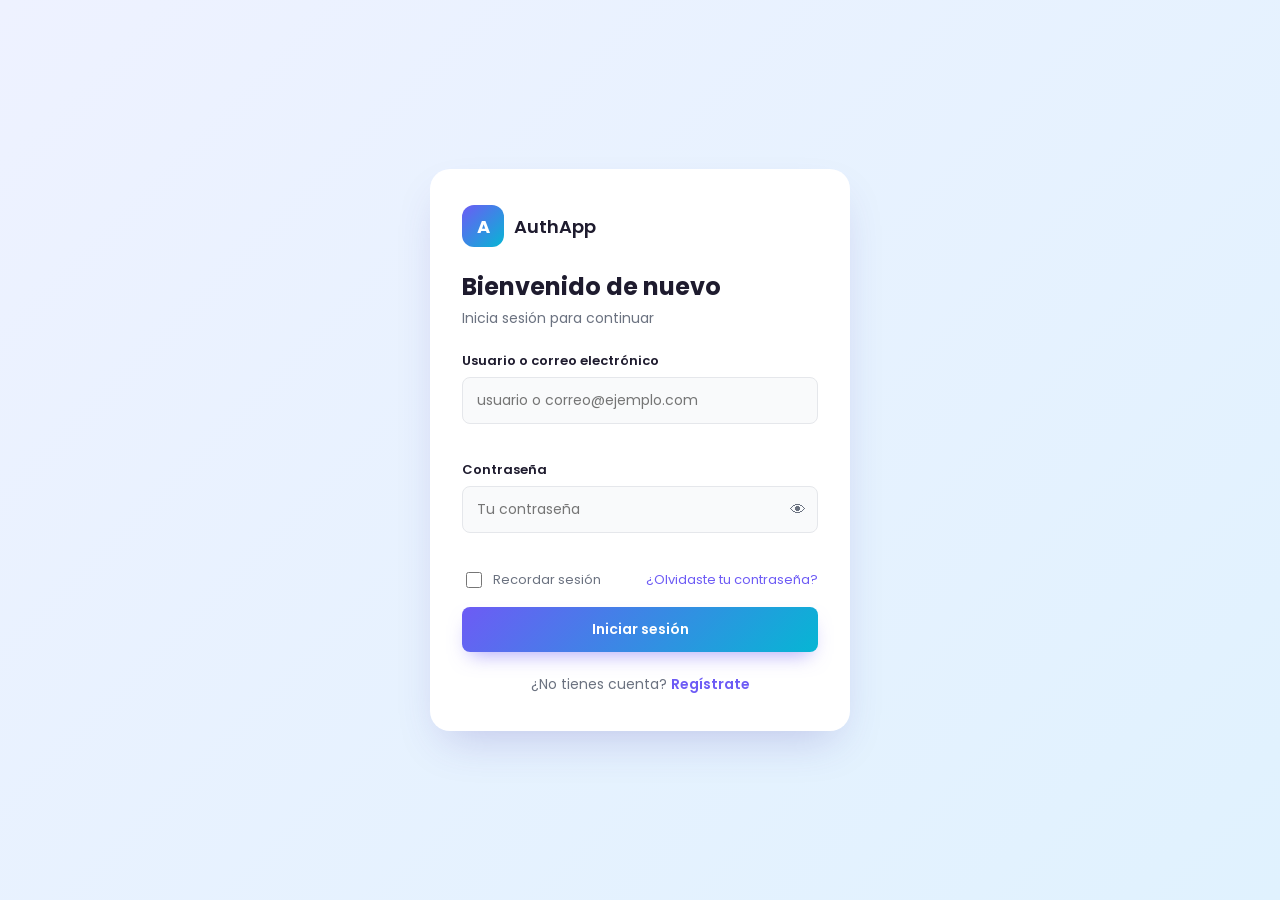
<file: index.html>
<!DOCTYPE html>
<html lang="es">
<head>
  <meta charset="UTF-8" />
  <meta name="viewport" content="width=device-width, initial-scale=1.0" />
  <title>Iniciar sesión · AuthApp</title>
  <link rel="preconnect" href="https://fonts.googleapis.com" />
  <link href="https://fonts.googleapis.com/css2?family=Poppins:wght@400;500;600;700&display=swap" rel="stylesheet" />
  <link rel="stylesheet" href="css/styles.css" />
</head>
<body>
  <main class="auth-page">
    <div class="auth-card">
      <div class="auth-brand">
        <div class="auth-brand__logo">A</div>
        <span class="auth-brand__name">AuthApp</span>
      </div>

      <h1>Bienvenido de nuevo</h1>
      <span class="auth-card__subtitle">Inicia sesión para continuar</span>

      <div id="formAlert" class="alert" hidden></div>

      <form id="loginForm" class="auth-form" novalidate>
        <div class="field">
          <label for="identifier">Usuario o correo electrónico</label>
          <input type="text" id="identifier" name="identifier" autocomplete="username" placeholder="usuario o correo@ejemplo.com" />
          <span class="field-error" id="err-identifier"></span>
        </div>

        <div class="field">
          <label for="password">Contraseña</label>
          <div class="input-wrap">
            <input type="password" id="password" name="password" autocomplete="current-password" placeholder="Tu contraseña" />
            <button type="button" class="toggle-visibility" id="togglePassword" aria-label="Mostrar contraseña">👁</button>
          </div>
          <span class="field-error" id="err-password"></span>
        </div>

        <div class="checkbox-row">
          <label for="remember">
            <input type="checkbox" id="remember" name="remember" />
            Recordar sesión
          </label>
          <a href="forgot-password.html">¿Olvidaste tu contraseña?</a>
        </div>

        <button type="submit" class="btn btn--primary btn--block" id="submitBtn">Iniciar sesión</button>
      </form>

      <div class="auth-footer">
        ¿No tienes cuenta? <a href="register.html">Regístrate</a>
      </div>
    </div>
  </main>

  <script src="js/storage.js"></script>
  <script src="js/ui.js"></script>
  <script src="js/login.js"></script>
</body>
</html>
</file>
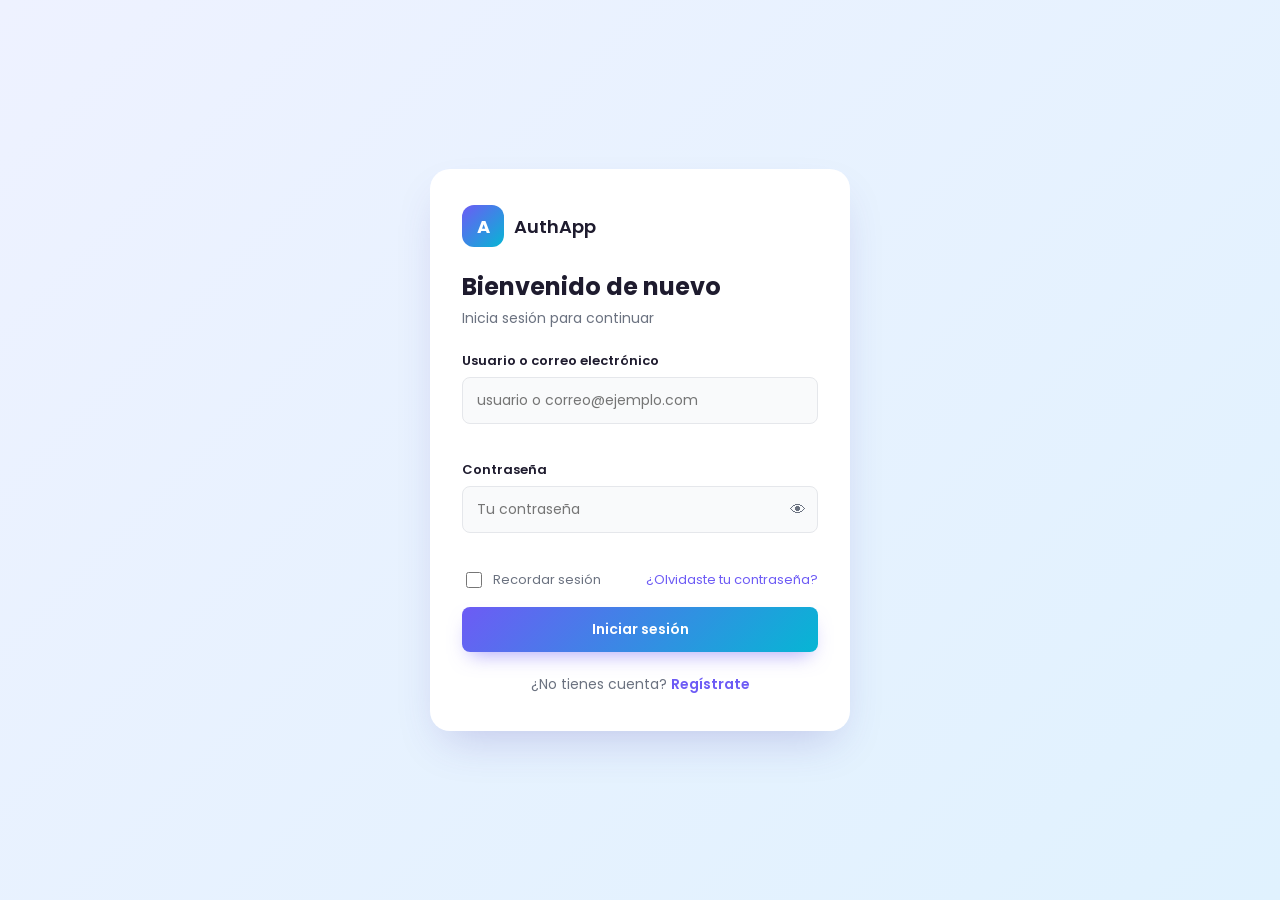
<file: dashboard.html>
<!DOCTYPE html>
<html lang="es">
<head>
  <meta charset="UTF-8" />
  <meta name="viewport" content="width=device-width, initial-scale=1.0" />
  <title>Dashboard · AuthApp</title>
  <link rel="preconnect" href="https://fonts.googleapis.com" />
  <link href="https://fonts.googleapis.com/css2?family=Poppins:wght@400;500;600;700&display=swap" rel="stylesheet" />
  <link rel="stylesheet" href="css/styles.css" />
</head>
<body>
  <div class="app-shell">
    <header class="navbar">
      <div class="auth-brand">
        <div class="auth-brand__logo">A</div>
        <span class="auth-brand__name">AuthApp</span>
      </div>
      <div class="navbar__actions">
        <button type="button" class="theme-switch" id="themeToggle">
          <span id="themeIcon">🌙</span>
          <span id="themeLabel">Modo oscuro</span>
        </button>
        <button type="button" class="btn btn--danger" id="logoutBtn">Cerrar sesión</button>
      </div>
    </header>

    <main class="dashboard-main">
      <section class="welcome-card">
        <div class="avatar" id="avatarInitials">?</div>
        <div>
          <h1 id="welcomeText">Hola 👋</h1>
          <p id="welcomeSub">Bienvenido a tu panel</p>
        </div>
      </section>

      <div class="grid-2">
        <section class="panel">
          <h2>Mi perfil</h2>
          <span class="panel__subtitle">Actualiza tu nombre y correo electrónico</span>

          <div id="profileAlert" class="alert" hidden></div>

          <form id="profileForm" class="profile-form">
            <div class="field">
              <label for="profileUsername">Usuario</label>
              <input type="text" id="profileUsername" disabled />
              <span class="hint">El usuario no se puede modificar.</span>
            </div>
            <div class="field">
              <label for="profileFullName">Nombre completo</label>
              <input type="text" id="profileFullName" />
              <span class="field-error" id="err-profileFullName"></span>
            </div>
            <div class="field">
              <label for="profileEmail">Correo electrónico</label>
              <input type="email" id="profileEmail" />
              <span class="field-error" id="err-profileEmail"></span>
            </div>
            <div class="field">
              <label>Pregunta de seguridad</label>
              <input type="text" id="profileSecurityQuestion" disabled />
            </div>
            <button type="submit" class="btn btn--primary" id="saveProfileBtn">Guardar cambios</button>
          </form>
        </section>

        <section class="panel">
          <h2>Historial de accesos</h2>
          <span class="panel__subtitle">Tus últimos inicios de sesión</span>
          <ul class="history-list" id="historyList">
            <li class="empty-state">Aún no hay accesos registrados.</li>
          </ul>
        </section>
      </div>
    </main>
  </div>

  <script src="js/storage.js"></script>
  <script src="js/ui.js"></script>
  <script src="js/dashboard.js"></script>
</body>
</html>
</file>
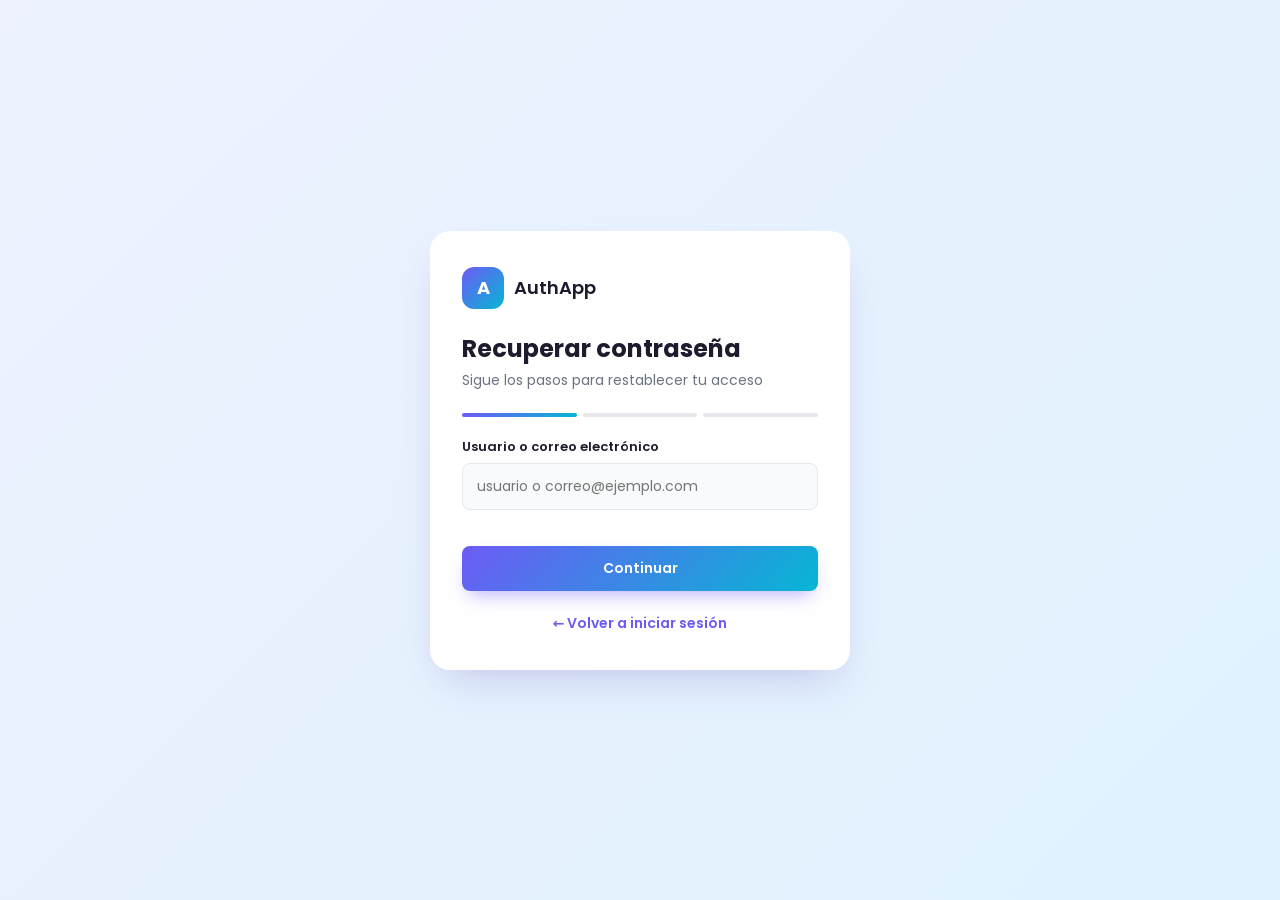
<file: forgot-password.html>
<!DOCTYPE html>
<html lang="es">
<head>
  <meta charset="UTF-8" />
  <meta name="viewport" content="width=device-width, initial-scale=1.0" />
  <title>Recuperar contraseña · AuthApp</title>
  <link rel="preconnect" href="https://fonts.googleapis.com" />
  <link href="https://fonts.googleapis.com/css2?family=Poppins:wght@400;500;600;700&display=swap" rel="stylesheet" />
  <link rel="stylesheet" href="css/styles.css" />
</head>
<body>
  <main class="auth-page">
    <div class="auth-card">
      <div class="auth-brand">
        <div class="auth-brand__logo">A</div>
        <span class="auth-brand__name">AuthApp</span>
      </div>

      <h1>Recuperar contraseña</h1>
      <span class="auth-card__subtitle">Sigue los pasos para restablecer tu acceso</span>

      <div class="step-indicator">
        <span id="dot1" class="is-active"></span>
        <span id="dot2"></span>
        <span id="dot3"></span>
      </div>

      <div id="formAlert" class="alert" hidden></div>

      <!-- Paso 1: identificar usuario -->
      <form id="step1Form" class="auth-form">
        <div class="field">
          <label for="identifier">Usuario o correo electrónico</label>
          <input type="text" id="identifier" name="identifier" placeholder="usuario o correo@ejemplo.com" />
          <span class="field-error" id="err-identifier"></span>
        </div>
        <button type="submit" class="btn btn--primary btn--block">Continuar</button>
      </form>

      <!-- Paso 2: pregunta de seguridad -->
      <form id="step2Form" class="auth-form" hidden>
        <div class="field">
          <label id="securityQuestionLabel">Pregunta de seguridad</label>
          <input type="text" id="securityAnswer" name="securityAnswer" placeholder="Tu respuesta" />
          <span class="field-error" id="err-securityAnswer"></span>
        </div>
        <button type="submit" class="btn btn--primary btn--block">Verificar respuesta</button>
      </form>

      <!-- Paso 3: nueva contraseña -->
      <form id="step3Form" class="auth-form" hidden>
        <div class="field">
          <label for="newPassword">Nueva contraseña</label>
          <div class="input-wrap">
            <input type="password" id="newPassword" name="newPassword" placeholder="Crea una nueva contraseña" />
            <button type="button" class="toggle-visibility" id="toggleNewPassword" aria-label="Mostrar contraseña">👁</button>
          </div>
          <div class="strength-meter">
            <div class="strength-meter__bar" id="strengthBar"></div>
          </div>
          <span class="strength-label" id="strengthLabel">Muy débil</span>
          <ul class="password-checklist" id="passwordChecklist">
            <li data-check="length"><span class="check-icon">•</span> Mínimo 8 caracteres</li>
            <li data-check="upper"><span class="check-icon">•</span> Una mayúscula</li>
            <li data-check="lower"><span class="check-icon">•</span> Una minúscula</li>
            <li data-check="number"><span class="check-icon">•</span> Un número</li>
            <li data-check="special"><span class="check-icon">•</span> Un carácter especial</li>
          </ul>
          <span class="field-error" id="err-newPassword"></span>
        </div>

        <div class="field">
          <label for="confirmNewPassword">Confirmar nueva contraseña</label>
          <div class="input-wrap">
            <input type="password" id="confirmNewPassword" name="confirmNewPassword" placeholder="Repite la nueva contraseña" />
            <button type="button" class="toggle-visibility" id="toggleConfirmNewPassword" aria-label="Mostrar contraseña">👁</button>
          </div>
          <span class="field-error" id="err-confirmNewPassword"></span>
        </div>

        <button type="submit" class="btn btn--primary btn--block">Actualizar contraseña</button>
      </form>

      <div class="auth-footer">
        <a href="index.html">← Volver a iniciar sesión</a>
      </div>
    </div>
  </main>

  <script src="js/storage.js"></script>
  <script src="js/ui.js"></script>
  <script src="js/forgot-password.js"></script>
</body>
</html>
</file>
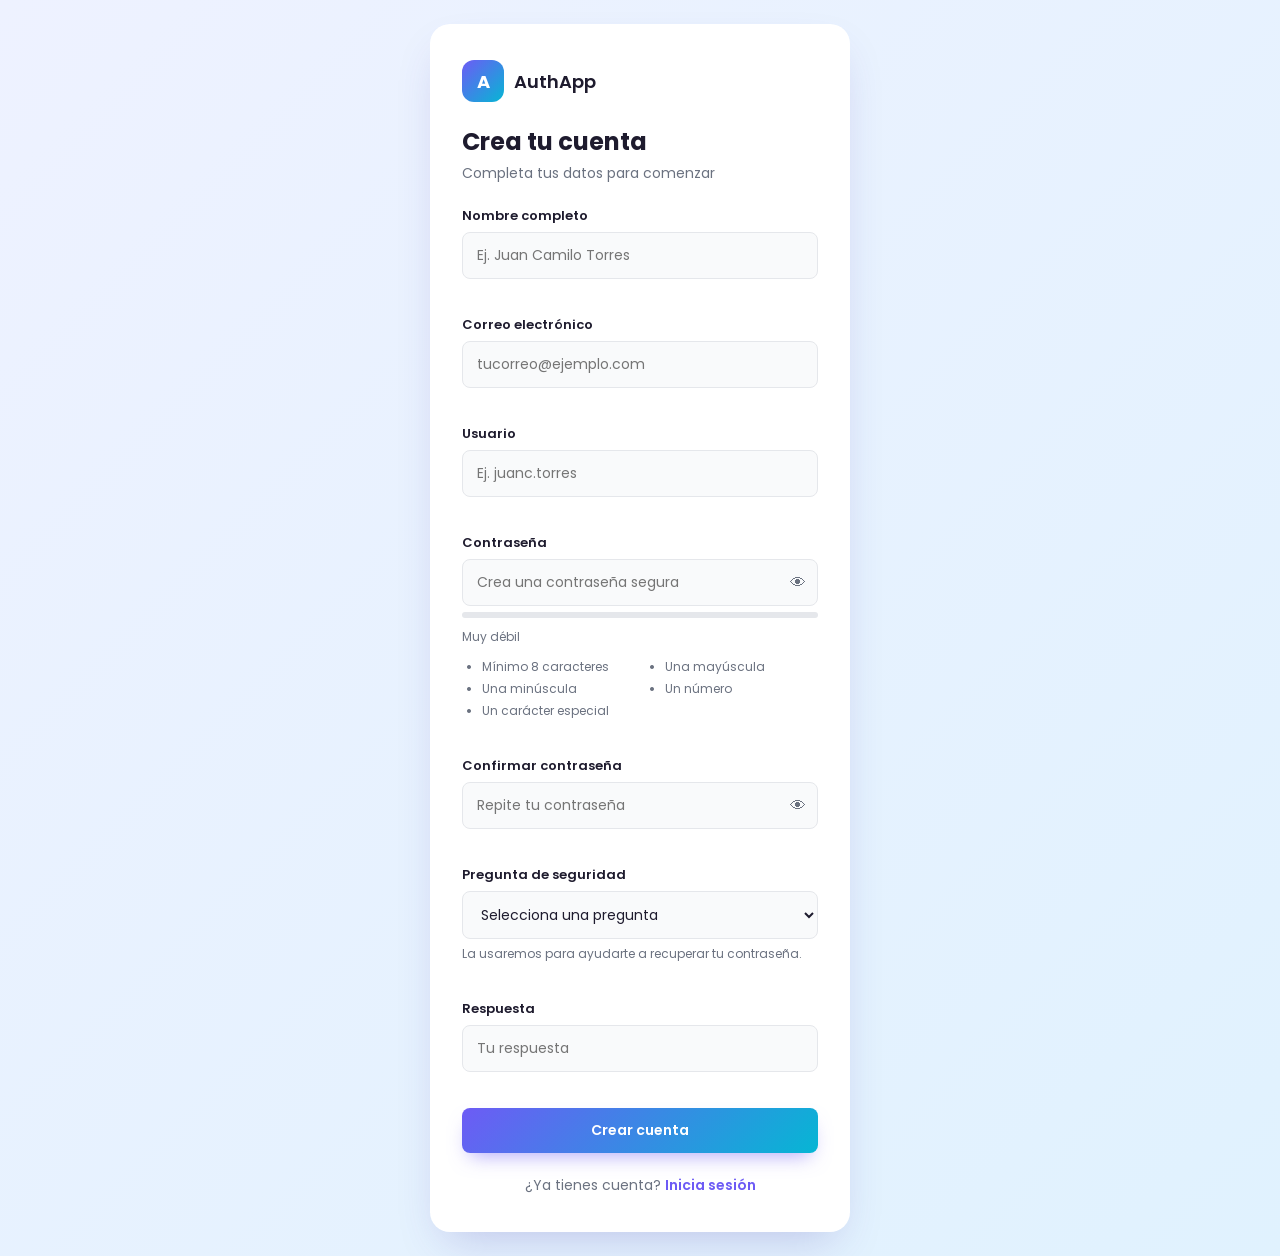
<file: register.html>
<!DOCTYPE html>
<html lang="es">
<head>
  <meta charset="UTF-8" />
  <meta name="viewport" content="width=device-width, initial-scale=1.0" />
  <title>Crear cuenta · AuthApp</title>
  <link rel="preconnect" href="https://fonts.googleapis.com" />
  <link href="https://fonts.googleapis.com/css2?family=Poppins:wght@400;500;600;700&display=swap" rel="stylesheet" />
  <link rel="stylesheet" href="css/styles.css" />
</head>
<body>
  <main class="auth-page">
    <div class="auth-card">
      <div class="auth-brand">
        <div class="auth-brand__logo">A</div>
        <span class="auth-brand__name">AuthApp</span>
      </div>

      <h1>Crea tu cuenta</h1>
      <span class="auth-card__subtitle">Completa tus datos para comenzar</span>

      <div id="formAlert" class="alert" hidden></div>

      <form id="registerForm" class="auth-form" novalidate>
        <div class="field">
          <label for="fullName">Nombre completo</label>
          <input type="text" id="fullName" name="fullName" autocomplete="name" placeholder="Ej. Juan Camilo Torres" />
          <span class="field-error" id="err-fullName"></span>
        </div>

        <div class="field">
          <label for="email">Correo electrónico</label>
          <input type="email" id="email" name="email" autocomplete="email" placeholder="tucorreo@ejemplo.com" />
          <span class="field-error" id="err-email"></span>
        </div>

        <div class="field">
          <label for="username">Usuario</label>
          <input type="text" id="username" name="username" autocomplete="username" placeholder="Ej. juanc.torres" />
          <span class="field-error" id="err-username"></span>
        </div>

        <div class="field">
          <label for="password">Contraseña</label>
          <div class="input-wrap">
            <input type="password" id="password" name="password" autocomplete="new-password" placeholder="Crea una contraseña segura" />
            <button type="button" class="toggle-visibility" id="togglePassword" aria-label="Mostrar contraseña">👁</button>
          </div>
          <div class="strength-meter">
            <div class="strength-meter__bar" id="strengthBar"></div>
          </div>
          <span class="strength-label" id="strengthLabel">Muy débil</span>
          <ul class="password-checklist" id="passwordChecklist">
            <li data-check="length"><span class="check-icon">•</span> Mínimo 8 caracteres</li>
            <li data-check="upper"><span class="check-icon">•</span> Una mayúscula</li>
            <li data-check="lower"><span class="check-icon">•</span> Una minúscula</li>
            <li data-check="number"><span class="check-icon">•</span> Un número</li>
            <li data-check="special"><span class="check-icon">•</span> Un carácter especial</li>
          </ul>
          <span class="field-error" id="err-password"></span>
        </div>

        <div class="field">
          <label for="confirmPassword">Confirmar contraseña</label>
          <div class="input-wrap">
            <input type="password" id="confirmPassword" name="confirmPassword" autocomplete="new-password" placeholder="Repite tu contraseña" />
            <button type="button" class="toggle-visibility" id="toggleConfirmPassword" aria-label="Mostrar contraseña">👁</button>
          </div>
          <span class="field-error" id="err-confirmPassword"></span>
        </div>

        <div class="field">
          <label for="securityQuestion">Pregunta de seguridad</label>
          <select id="securityQuestion" name="securityQuestion">
            <option value="">Selecciona una pregunta</option>
            <option value="¿Cuál es el nombre de tu primera mascota?">¿Cuál es el nombre de tu primera mascota?</option>
            <option value="¿En qué ciudad naciste?">¿En qué ciudad naciste?</option>
            <option value="¿Cuál es tu comida favorita?">¿Cuál es tu comida favorita?</option>
            <option value="¿Cuál es el nombre de tu mejor amigo/a de la infancia?">¿Cuál es el nombre de tu mejor amigo/a de la infancia?</option>
            <option value="¿Cuál fue tu primer colegio?">¿Cuál fue tu primer colegio?</option>
          </select>
          <span class="hint">La usaremos para ayudarte a recuperar tu contraseña.</span>
          <span class="field-error" id="err-securityQuestion"></span>
        </div>

        <div class="field">
          <label for="securityAnswer">Respuesta</label>
          <input type="text" id="securityAnswer" name="securityAnswer" placeholder="Tu respuesta" />
          <span class="field-error" id="err-securityAnswer"></span>
        </div>

        <button type="submit" class="btn btn--primary btn--block" id="submitBtn">Crear cuenta</button>
      </form>

      <div class="auth-footer">
        ¿Ya tienes cuenta? <a href="index.html">Inicia sesión</a>
      </div>
    </div>
  </main>

  <script src="js/storage.js"></script>
  <script src="js/ui.js"></script>
  <script src="js/register.js"></script>
</body>
</html>
</file>
<file: css/styles.css>
/* ============================================================
   styles.css — Sistema visual del módulo de autenticación
   Paleta propia, modo oscuro por variables CSS, layout con
   tarjetas, animaciones sutiles y diseño responsive.
   ============================================================ */

/* ------------------------- Variables / temas ------------------------- */

:root {
  --color-bg-start: #eef2ff;
  --color-bg-end: #e0f2fe;
  --color-card: #ffffff;
  --color-text: #1e1b2e;
  --color-text-muted: #6b7280;
  --color-border: #e5e7eb;
  --color-input-bg: #f9fafb;

  --color-primary: #6d5bf5;
  --color-primary-dark: #5a48e0;
  --color-accent: #06b6d4;
  --color-success: #16a34a;
  --color-success-bg: #ecfdf5;
  --color-error: #dc2626;
  --color-error-bg: #fef2f2;
  --color-info-bg: #eff6ff;
  --color-info: #2563eb;

  --color-weak: #dc2626;
  --color-medium: #f59e0b;
  --color-strong: #16a34a;

  --shadow-card: 0 20px 45px -15px rgba(76, 61, 168, 0.25);
  --radius-lg: 20px;
  --radius-md: 12px;
  --radius-sm: 8px;

  --font-main: "Poppins", "Segoe UI", system-ui, -apple-system, sans-serif;
}

[data-theme="dark"] {
  --color-bg-start: #14152a;
  --color-bg-end: #1c1330;
  --color-card: #1c1e33;
  --color-text: #f1f1f8;
  --color-text-muted: #9aa0b4;
  --color-border: #303350;
  --color-input-bg: #262842;

  --color-primary: #8b7bff;
  --color-primary-dark: #7566ec;
  --color-accent: #22d3ee;
  --color-success: #34d399;
  --color-success-bg: #103228;
  --color-error: #f87171;
  --color-error-bg: #3a1a1e;
  --color-info-bg: #142236;
  --color-info: #60a5fa;

  --shadow-card: 0 20px 45px -15px rgba(0, 0, 0, 0.55);
}

/* ------------------------------- Reset ------------------------------- */

* {
  box-sizing: border-box;
}

html,
body {
  margin: 0;
  padding: 0;
}

body {
  font-family: var(--font-main);
  color: var(--color-text);
  background: linear-gradient(135deg, var(--color-bg-start), var(--color-bg-end));
  min-height: 100vh;
  transition: background 0.3s ease, color 0.3s ease;
}

/* Garantiza que el atributo [hidden] siempre oculte el elemento,
   incluso si otra regla le asigna display: flex/grid/etc. */
[hidden] {
  display: none !important;
}

a {
  color: var(--color-primary);
  text-decoration: none;
}
a:hover {
  text-decoration: underline;
}

h1, h2, h3, p {
  margin: 0;
}

/* ----------------------------- Layout auth ---------------------------- */

.auth-page {
  min-height: 100vh;
  display: flex;
  align-items: center;
  justify-content: center;
  padding: 24px;
}

.auth-card {
  width: 100%;
  max-width: 420px;
  background: var(--color-card);
  border-radius: var(--radius-lg);
  box-shadow: var(--shadow-card);
  padding: 36px 32px;
  animation: card-in 0.5s ease both;
}

@keyframes card-in {
  from {
    opacity: 0;
    transform: translateY(16px) scale(0.98);
  }
  to {
    opacity: 1;
    transform: translateY(0) scale(1);
  }
}

.auth-brand {
  display: flex;
  align-items: center;
  gap: 10px;
  margin-bottom: 22px;
}

.auth-brand__logo {
  width: 42px;
  height: 42px;
  border-radius: 12px;
  background: linear-gradient(135deg, var(--color-primary), var(--color-accent));
  display: flex;
  align-items: center;
  justify-content: center;
  color: white;
  font-weight: 700;
  font-size: 18px;
  flex-shrink: 0;
}

.auth-brand__name {
  font-weight: 600;
  font-size: 18px;
}

.auth-card h1 {
  font-size: 24px;
  font-weight: 700;
  margin-bottom: 4px;
}

.auth-card__subtitle {
  color: var(--color-text-muted);
  font-size: 14px;
  margin-bottom: 22px;
  display: block;
}

.auth-form {
  display: flex;
  flex-direction: column;
  gap: 16px;
}

.auth-form[hidden] {
  display: none;
}

.auth-footer {
  margin-top: 22px;
  text-align: center;
  font-size: 14px;
  color: var(--color-text-muted);
}

.auth-footer a {
  font-weight: 600;
}

.step-indicator {
  display: flex;
  gap: 6px;
  margin-bottom: 20px;
}
.step-indicator span {
  flex: 1;
  height: 4px;
  border-radius: 4px;
  background: var(--color-border);
  transition: background 0.3s ease;
}
.step-indicator span.is-active {
  background: linear-gradient(90deg, var(--color-primary), var(--color-accent));
}

/* ---------------------------- Form elements --------------------------- */

.field {
  display: flex;
  flex-direction: column;
  gap: 6px;
}

.field label {
  font-size: 13px;
  font-weight: 600;
  color: var(--color-text);
}

.field .hint {
  font-size: 12px;
  color: var(--color-text-muted);
}

.input-wrap {
  position: relative;
  display: flex;
  align-items: center;
}

input[type="text"],
input[type="email"],
input[type="password"],
select {
  width: 100%;
  padding: 12px 14px;
  border-radius: var(--radius-sm);
  border: 1.5px solid var(--color-border);
  background: var(--color-input-bg);
  color: var(--color-text);
  font-family: inherit;
  font-size: 14px;
  transition: border-color 0.2s ease, box-shadow 0.2s ease;
}

input:focus,
select:focus {
  outline: none;
  border-color: var(--color-primary);
  box-shadow: 0 0 0 3px rgba(109, 91, 245, 0.15);
}

input.input--error {
  border-color: var(--color-error);
}
input.input--valid {
  border-color: var(--color-success);
}

.input-wrap input {
  padding-right: 42px;
}

.toggle-visibility {
  position: absolute;
  right: 6px;
  background: none;
  border: none;
  cursor: pointer;
  padding: 6px;
  color: var(--color-text-muted);
  font-size: 16px;
  line-height: 1;
  border-radius: 6px;
}
.toggle-visibility:hover {
  color: var(--color-primary);
}

.field-error {
  font-size: 12px;
  color: var(--color-error);
  min-height: 14px;
}

.checkbox-row {
  display: flex;
  align-items: center;
  justify-content: space-between;
  font-size: 13px;
  color: var(--color-text-muted);
}

.checkbox-row label {
  display: flex;
  align-items: center;
  gap: 8px;
  cursor: pointer;
}

.checkbox-row input[type="checkbox"] {
  width: 16px;
  height: 16px;
  accent-color: var(--color-primary);
}

/* ------------------------------- Botones ------------------------------ */

.btn {
  display: inline-flex;
  align-items: center;
  justify-content: center;
  gap: 8px;
  padding: 12px 18px;
  border-radius: var(--radius-sm);
  border: none;
  font-family: inherit;
  font-size: 14px;
  font-weight: 600;
  cursor: pointer;
  transition: transform 0.15s ease, box-shadow 0.15s ease, opacity 0.15s ease;
}

.btn:active {
  transform: translateY(1px);
}

.btn--primary {
  background: linear-gradient(135deg, var(--color-primary), var(--color-accent));
  color: white;
  box-shadow: 0 10px 20px -8px rgba(109, 91, 245, 0.55);
}
.btn--primary:hover {
  box-shadow: 0 14px 24px -8px rgba(109, 91, 245, 0.65);
}

.btn--block {
  width: 100%;
}

.btn:disabled {
  opacity: 0.6;
  cursor: not-allowed;
  box-shadow: none;
}

.btn--ghost {
  background: transparent;
  color: var(--color-text);
  border: 1.5px solid var(--color-border);
}

.btn--danger {
  background: var(--color-error);
  color: white;
}

.btn--icon {
  padding: 8px 10px;
}

/* ------------------------------- Alertas ------------------------------ */

.alert {
  padding: 10px 14px;
  border-radius: var(--radius-sm);
  font-size: 13px;
  font-weight: 500;
  animation: fade-in 0.25s ease;
}

.alert[hidden] {
  display: none;
}

.alert--error {
  background: var(--color-error-bg);
  color: var(--color-error);
}
.alert--success {
  background: var(--color-success-bg);
  color: var(--color-success);
}
.alert--info {
  background: var(--color-info-bg);
  color: var(--color-info);
}

@keyframes fade-in {
  from { opacity: 0; transform: translateY(-4px); }
  to { opacity: 1; transform: translateY(0); }
}

/* --------------------------- Fuerza de contraseña -------------------------- */

.strength-meter {
  height: 6px;
  border-radius: 4px;
  background: var(--color-border);
  overflow: hidden;
}

.strength-meter__bar {
  height: 100%;
  width: 0%;
  border-radius: 4px;
  transition: width 0.25s ease, background 0.25s ease;
}

.strength--weak { background: var(--color-weak); }
.strength--medium { background: var(--color-medium); }
.strength--strong { background: var(--color-strong); }

.strength-label {
  font-size: 12px;
  color: var(--color-text-muted);
  margin-top: 4px;
  display: block;
}

.password-checklist {
  list-style: none;
  margin: 6px 0 0;
  padding: 0;
  display: grid;
  grid-template-columns: 1fr 1fr;
  gap: 4px 10px;
}

.password-checklist li {
  font-size: 12px;
  color: var(--color-text-muted);
  display: flex;
  align-items: center;
  gap: 6px;
  transition: color 0.2s ease;
}

.password-checklist li.check--ok {
  color: var(--color-success);
}

.check-icon {
  width: 14px;
  display: inline-flex;
  justify-content: center;
  font-weight: 700;
}

/* --------------------------------- Dashboard -------------------------------- */

.app-shell {
  min-height: 100vh;
}

.navbar {
  display: flex;
  align-items: center;
  justify-content: space-between;
  padding: 16px 28px;
  background: var(--color-card);
  border-bottom: 1px solid var(--color-border);
  position: sticky;
  top: 0;
  z-index: 10;
}

.navbar__actions {
  display: flex;
  align-items: center;
  gap: 12px;
}

.theme-switch {
  display: inline-flex;
  align-items: center;
  gap: 8px;
  background: var(--color-input-bg);
  border: 1.5px solid var(--color-border);
  border-radius: 999px;
  padding: 6px 12px;
  cursor: pointer;
  font-size: 13px;
  color: var(--color-text);
}

.dashboard-main {
  max-width: 980px;
  margin: 0 auto;
  padding: 32px 24px 60px;
  display: flex;
  flex-direction: column;
  gap: 24px;
}

.welcome-card {
  background: linear-gradient(135deg, var(--color-primary), var(--color-accent));
  color: white;
  border-radius: var(--radius-lg);
  padding: 30px 32px;
  display: flex;
  align-items: center;
  gap: 20px;
  box-shadow: var(--shadow-card);
}

.avatar {
  width: 64px;
  height: 64px;
  border-radius: 50%;
  background: rgba(255, 255, 255, 0.25);
  display: flex;
  align-items: center;
  justify-content: center;
  font-weight: 700;
  font-size: 22px;
  flex-shrink: 0;
  border: 2px solid rgba(255, 255, 255, 0.5);
}

.welcome-card h1 {
  font-size: 22px;
  margin-bottom: 4px;
}

.welcome-card p {
  opacity: 0.9;
  font-size: 14px;
}

.grid-2 {
  display: grid;
  grid-template-columns: 1.1fr 0.9fr;
  gap: 24px;
}

.panel {
  background: var(--color-card);
  border-radius: var(--radius-lg);
  padding: 24px;
  box-shadow: var(--shadow-card);
}

.panel h2 {
  font-size: 16px;
  margin-bottom: 4px;
}

.panel__subtitle {
  font-size: 13px;
  color: var(--color-text-muted);
  display: block;
  margin-bottom: 18px;
}

.profile-form {
  display: flex;
  flex-direction: column;
  gap: 14px;
}

.profile-form .row {
  display: flex;
  gap: 12px;
}
.profile-form .row .field {
  flex: 1;
}

.history-list {
  list-style: none;
  margin: 0;
  padding: 0;
  display: flex;
  flex-direction: column;
  gap: 10px;
  max-height: 320px;
  overflow-y: auto;
}

.history-item {
  display: flex;
  align-items: center;
  gap: 10px;
  font-size: 13px;
  padding: 10px 12px;
  border-radius: var(--radius-sm);
  background: var(--color-input-bg);
}

.history-item__dot {
  width: 8px;
  height: 8px;
  border-radius: 50%;
  flex-shrink: 0;
}
.history-item__dot--success { background: var(--color-success); }
.history-item__dot--fail { background: var(--color-error); }

.history-item__text {
  display: flex;
  flex-direction: column;
}
.history-item__label {
  font-weight: 600;
}
.history-item__date {
  color: var(--color-text-muted);
  font-size: 12px;
}

.empty-state {
  font-size: 13px;
  color: var(--color-text-muted);
  text-align: center;
  padding: 20px 0;
}

.badge {
  display: inline-flex;
  align-items: center;
  gap: 6px;
  font-size: 12px;
  font-weight: 600;
  padding: 4px 10px;
  border-radius: 999px;
  background: var(--color-info-bg);
  color: var(--color-info);
  width: fit-content;
}

/* --------------------------------- Responsive -------------------------------- */

@media (max-width: 760px) {
  .grid-2 {
    grid-template-columns: 1fr;
  }
  .navbar {
    padding: 14px 16px;
  }
  .dashboard-main {
    padding: 22px 14px 48px;
  }
  .welcome-card {
    flex-direction: column;
    text-align: center;
  }
}

@media (max-width: 420px) {
  .auth-card {
    padding: 28px 20px;
  }
  .profile-form .row {
    flex-direction: column;
  }
}
</file>
